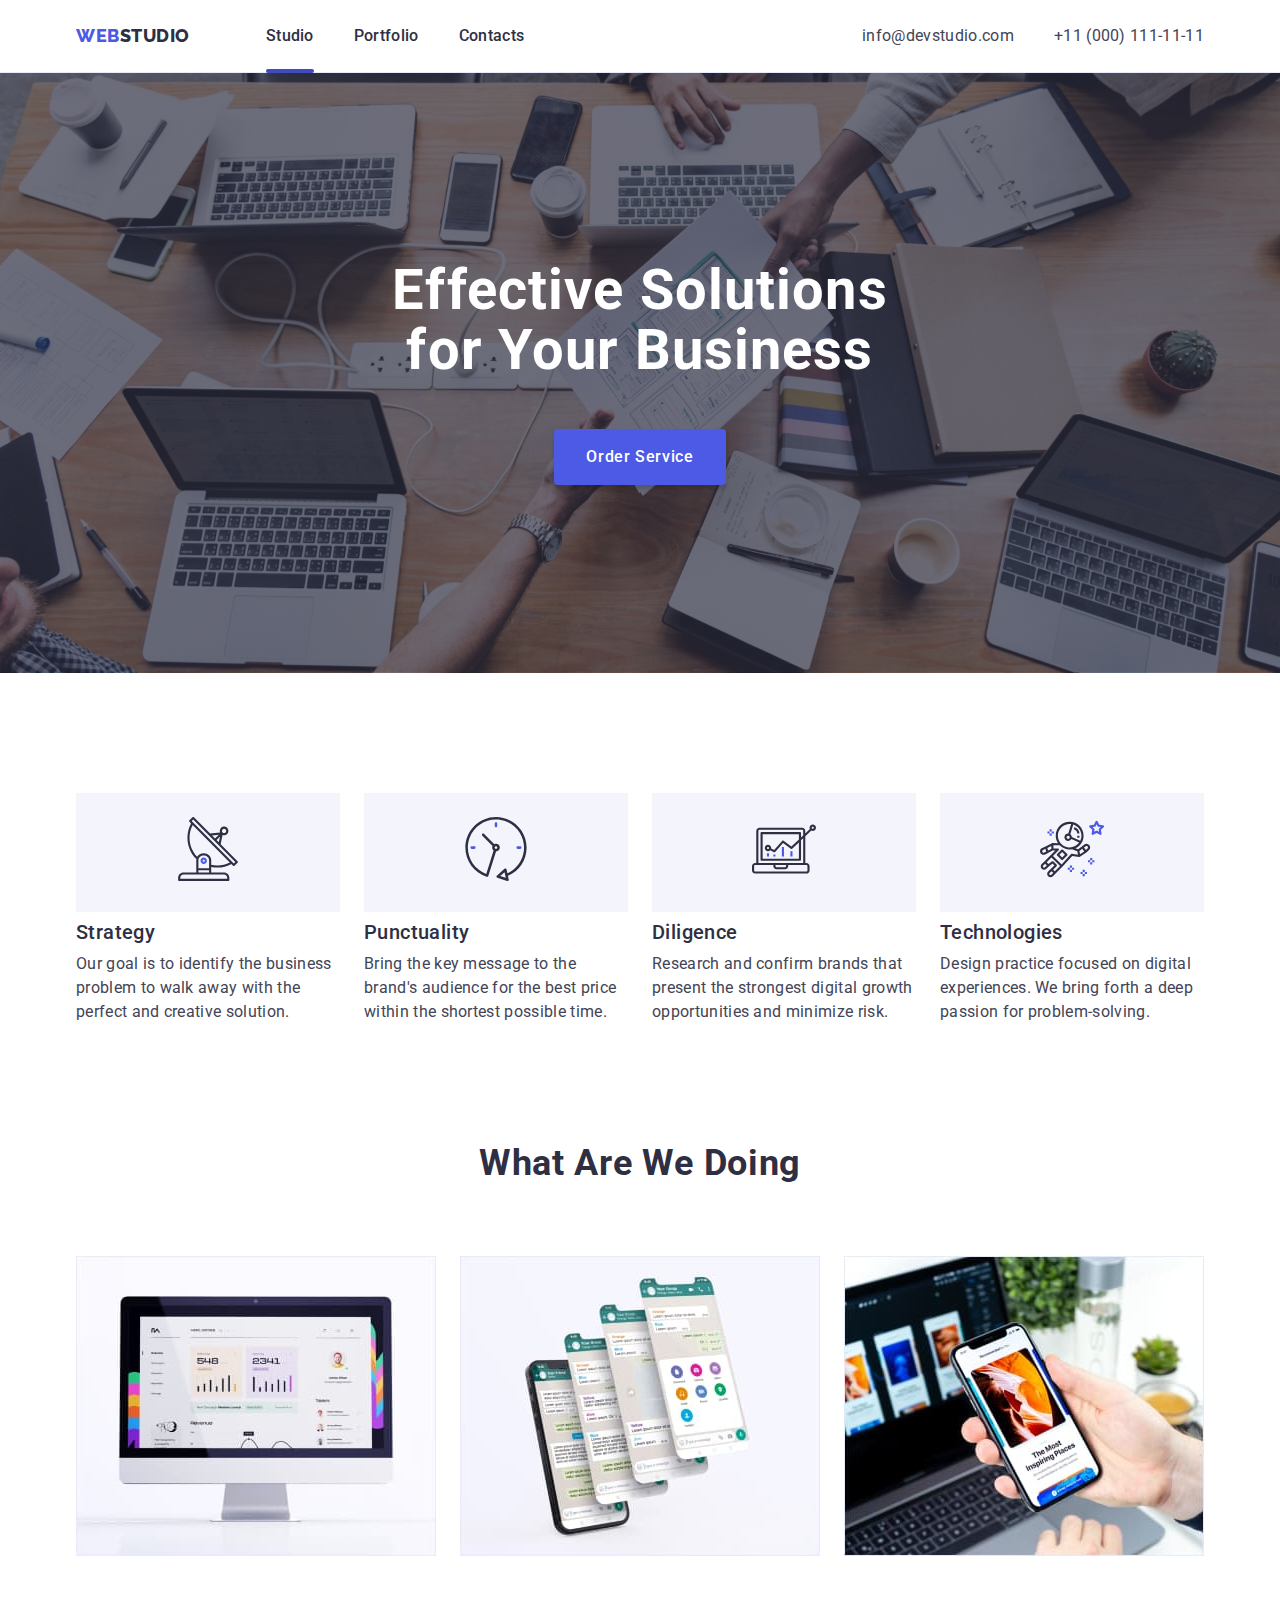
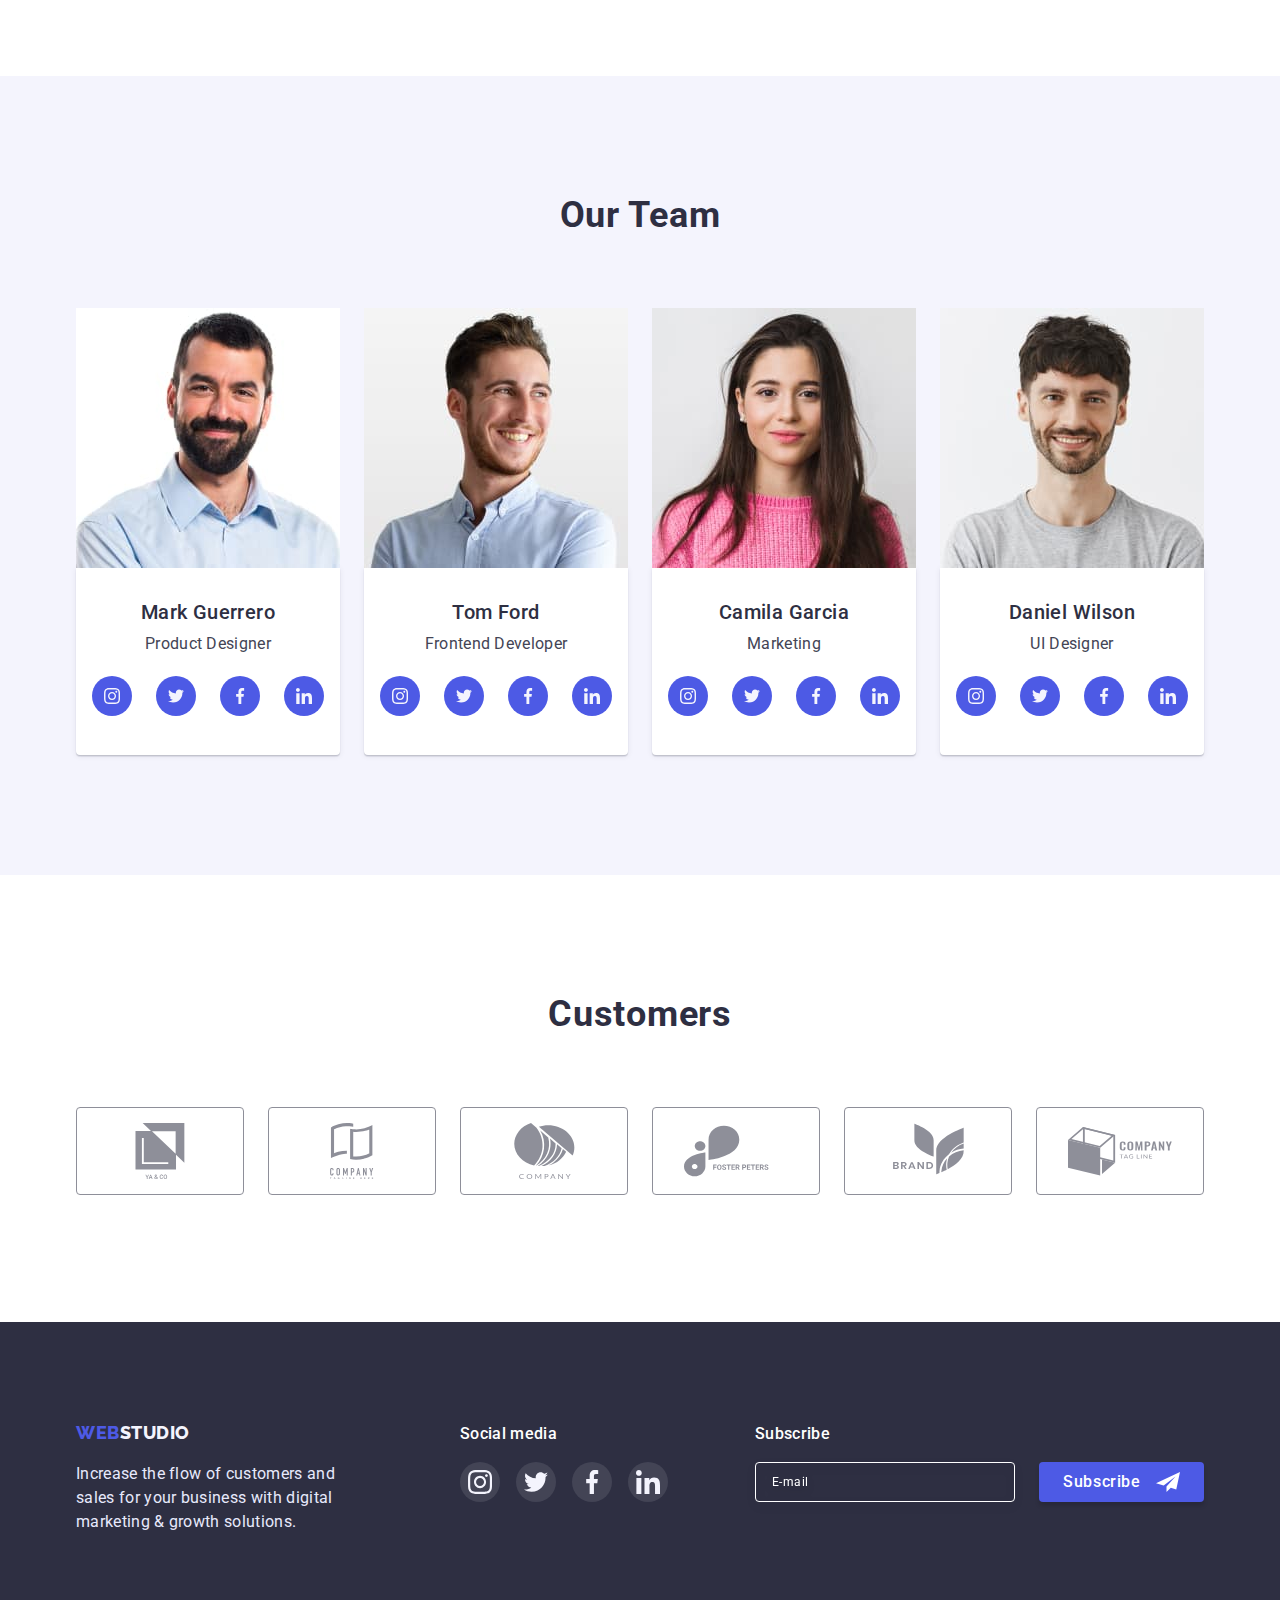
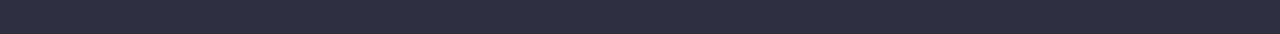
<file: index.html>
<!DOCTYPE html>
<html lang="en">
  <head>
    <meta charset="UTF-8" />
    <meta http-equiv="X-UA-Compatible" content="IE=edge" />
    <meta name="viewport" content="width=device-width, initial-scale=1.0" />
    <title>WebStudio</title>
    <link rel="preconnect" href="https://fonts.googleapis.com" />
    <link rel="preconnect" href="https://fonts.gstatic.com" crossorigin />
    <link
      href="https://fonts.googleapis.com/css2?family=Raleway:wght@800&family=Roboto:wght@400;500;700;900&display=swap"
      rel="stylesheet"
    />
    <link
      rel="stylesheet"
      href="https://cdn.jsdelivr.net/npm/modern-normalize@1.1.0/modern-normalize.css"
    />
    <link rel="stylesheet" href="./css/styles.css" />
  </head>
  <body>
    <!-- -----------------------HEADER -->
    <header class="header-size">
      <div class="container had-flex">
        <nav class="navigation">
          <!-- -------------logo -->
          <a class="logo link" href="./index.html"
            >Web<span class="logo-studio">Studio</span></a
          >
          <!-- ----------------menu -->
          <ul class="list flex-menu">
            <li class="flex-menu-item">
              <a class="link link-menu link-active" href="./index.html"
                >Studio</a
              >
            </li>
            <li class="flex-menu-item">
              <a class="link link-menu" href="./portfolio.html">Portfolio</a>
            </li>
            <li class="flex-menu-item">
              <a class="link link-menu" href="">Contacts</a>
            </li>
          </ul>
        </nav>
        <!-- ---------contacts-address -->
        <address class="addres-contact">
          <ul class="list contact-flex-menu">
            <li class="flex-address-item">
              <a class="link link-contact" href="mailto:info@devstudio.com"
                >info@devstudio.com</a
              >
            </li>
            <li class="flex-address-item">
              <a class="link link-contact" href="tel:+110001111111"
                >+11 (000) 111-11-11</a
              >
            </li>
          </ul>
        </address>
      </div>
    </header>
    <main>
      <!-- --------------------------BODY -->
      <!-- ---------------hero -->
      <section class="hero-section">
        <div class="container">
          <h1 class="hi-title">Effective Solutions for Your Business</h1>
          <button data-modal-open type="button" class="btn">
            Order Service
          </button>
        </div>
      </section>
      <!-- --------------about -->
      <section class="about-section">
        <div class="container">
          <h2 class="h-hide">About</h2>
          <ul class="list about-flex-container">
            <li class="about-list-item">
              <div class="about-block-item">
                <svg class="about-icon" width="64px" height="64px">
                  <use href="./images/icons.svg#icon-antenna-1"></use>
                </svg>
              </div>
              <h3 class="hiii-title">Strategy</h3>
              <p class="p-title">
                Our goal is to identify the business problem to walk away with
                the perfect and creative solution.
              </p>
            </li>

            <li class="about-list-item">
              <div class="about-block-item">
                <svg class="about-icon" width="64px" height="64px">
                  <use href="./images/icons.svg#icon-clock-1"></use>
                </svg>
              </div>
              <h3 class="hiii-title">Punctuality</h3>
              <p class="p-title">
                Bring the key message to the brand's audience for the best price
                within the shortest possible time.
              </p>
            </li>

            <li class="about-list-item">
              <div class="about-block-item">
                <svg class="about-icon" width="64px" height="64px">
                  <use href="./images/icons.svg#icon-diagram-1"></use>
                </svg>
              </div>
              <h3 class="hiii-title">Diligence</h3>
              <p class="p-title">
                Research and confirm brands that present the strongest digital
                growth opportunities and minimize risk.
              </p>
            </li>

            <li class="about-list-item">
              <div class="about-block-item">
                <svg class="about-icon" width="64px" height="64px">
                  <use href="./images/icons.svg#icon-astronaut-1"></use>
                </svg>
              </div>
              <h3 class="hiii-title">Technologies</h3>
              <p class="p-title">
                Design practice focused on digital experiences. We bring forth a
                deep passion for problem-solving.
              </p>
            </li>
          </ul>
        </div>
      </section>
      <!-- ------------what are we going -->
      <section class="what-going section">
        <div class="container">
          <h2 class="hii-title">What are we doing</h2>
          <ul class="list what-doing-flex">
            <li class="li-what-goin">
              <img src="./images/img01.jpg" alt="pc" width="360" />
            </li>

            <li class="li-what-goin">
              <img src="./images/img02.jpg" alt="mobile" width="360" />
            </li>

            <li class="li-what-goin">
              <img src="./images/img03.jpg" alt="design" width="360" />
            </li>
          </ul>
        </div>
      </section>
      <!-- ---------------team -->
      <section class="team-section section">
        <div class="container">
          <h2 class="hii-title">Our Team</h2>

          <ul class="list team-flex-menu">
            <li class="team-card">
              <img src="./images/img1.jpg" alt="Mark Guerrero" width="264" />
              <div class="team-card-item">
                <h3 class="hiii-title">Mark Guerrero</h3>
                <p class="p-title">Product Designer</p>

                <ul class="team-social-block list">
                  <li class="team-social-li">
                    <a class="team-social-link" href="">
                      <svg class="tean-social-icon" width="16px" height="16px">
                        <use
                          href="./images/icons.svg#icon-instagram-2"
                        ></use></svg
                    ></a>
                  </li>

                  <li class="team-social-li">
                    <a class="team-social-link" href="">
                      <svg class="tean-social-icon" width="16px" height="16px">
                        <use
                          href="./images/icons.svg#icon-twitter-1"
                        ></use></svg
                    ></a>
                  </li>

                  <li class="team-social-li">
                    <a class="team-social-link" href="">
                      <svg class="tean-social-icon" width="16px" height="16px">
                        <use
                          href="./images/icons.svg#icon-facebook-1"
                        ></use></svg
                    ></a>
                  </li>

                  <li class="team-social-li">
                    <a class="team-social-link" href="">
                      <svg class="tean-social-icon" width="16px" height="16px">
                        <use
                          href="./images/icons.svg#icon-linkedin-1"
                        ></use></svg
                    ></a>
                  </li>
                </ul>
              </div>
            </li>
            <li class="team-card">
              <img src="./images/img2.jpg" alt="Tom Ford" width="264" />
              <div class="team-card-item">
                <h3 class="hiii-title">Tom Ford</h3>
                <p class="p-title">Frontend Developer</p>
                <ul class="team-social-block list">
                  <li class="team-social-li">
                    <a class="team-social-link" href="">
                      <svg class="tean-social-icon" width="16px" height="16px">
                        <use
                          href="./images/icons.svg#icon-instagram-2"
                        ></use></svg
                    ></a>
                  </li>

                  <li class="team-social-li">
                    <a class="team-social-link" href="">
                      <svg class="tean-social-icon" width="16px" height="16px">
                        <use
                          href="./images/icons.svg#icon-twitter-1"
                        ></use></svg
                    ></a>
                  </li>

                  <li class="team-social-li">
                    <a class="team-social-link" href="">
                      <svg class="tean-social-icon" width="16px" height="16px">
                        <use
                          href="./images/icons.svg#icon-facebook-1"
                        ></use></svg
                    ></a>
                  </li>

                  <li class="team-social-li">
                    <a class="team-social-link" href="">
                      <svg class="tean-social-icon" width="16px" height="16px">
                        <use
                          href="./images/icons.svg#icon-linkedin-1"
                        ></use></svg
                    ></a>
                  </li>
                </ul>
              </div>
            </li>
            <li class="team-card">
              <img src="./images/img3.jpg" alt="Camila Garcia" width="264" />
              <div class="team-card-item">
                <h3 class="hiii-title">Camila Garcia</h3>
                <p class="p-title">Marketing</p>
                <ul class="team-social-block list">
                  <li class="team-social-li">
                    <a class="team-social-link" href="">
                      <svg class="tean-social-icon" width="16px" height="16px">
                        <use
                          href="./images/icons.svg#icon-instagram-2"
                        ></use></svg
                    ></a>
                  </li>

                  <li class="team-social-li">
                    <a class="team-social-link" href="">
                      <svg class="tean-social-icon" width="16px" height="16px">
                        <use
                          href="./images/icons.svg#icon-twitter-1"
                        ></use></svg
                    ></a>
                  </li>

                  <li class="team-social-li">
                    <a class="team-social-link" href="">
                      <svg class="tean-social-icon" width="16px" height="16px">
                        <use
                          href="./images/icons.svg#icon-facebook-1"
                        ></use></svg
                    ></a>
                  </li>

                  <li class="team-social-li">
                    <a class="team-social-link" href="">
                      <svg class="tean-social-icon" width="16px" height="16px">
                        <use
                          href="./images/icons.svg#icon-linkedin-1"
                        ></use></svg
                    ></a>
                  </li>
                </ul>
              </div>
            </li>
            <li class="team-card">
              <img src="./images/img4.jpg" alt="Daniel Wilson" width="264" />
              <div class="team-card-item">
                <h3 class="hiii-title">Daniel Wilson</h3>
                <p class="p-title">UI Designer</p>
                <ul class="team-social-block list">
                  <li class="team-social-li">
                    <a class="team-social-link" href="">
                      <svg class="tean-social-icon" width="16px" height="16px">
                        <use
                          href="./images/icons.svg#icon-instagram-2"
                        ></use></svg
                    ></a>
                  </li>

                  <li class="team-social-li">
                    <a class="team-social-link" href="">
                      <svg class="tean-social-icon" width="16px" height="16px">
                        <use
                          href="./images/icons.svg#icon-twitter-1"
                        ></use></svg
                    ></a>
                  </li>

                  <li class="team-social-li">
                    <a class="team-social-link" href="">
                      <svg class="tean-social-icon" width="16px" height="16px">
                        <use
                          href="./images/icons.svg#icon-facebook-1"
                        ></use></svg
                    ></a>
                  </li>

                  <li class="team-social-li">
                    <a class="team-social-link" href="">
                      <svg class="tean-social-icon" width="16px" height="16px">
                        <use
                          href="./images/icons.svg#icon-linkedin-1"
                        ></use></svg
                    ></a>
                  </li>
                </ul>
              </div>
            </li>
          </ul>
        </div>
      </section>
      <!-- -------------------------customers -->

      <section class="section">
        <div class="container">
          <h2 class="hii-title">Customers</h2>
          <ul class="customers-block list">
            <li class="customers-li">
              <a class="customers-link" href="">
                <svg class="customers-icon">
                  <use href="./images/icons.svg#icon-group"></use></svg
              ></a>
            </li>

            <li class="customers-li">
              <a class="customers-link" href="">
                <svg class="customers-icon">
                  <use href="./images/icons.svg#icon-group2"></use></svg
              ></a>
            </li>

            <li class="customers-li">
              <a class="customers-link" href="">
                <svg class="customers-icon">
                  <use href="./images/icons.svg#icon-group3"></use></svg
              ></a>
            </li>

            <li class="customers-li">
              <a class="customers-link" href="">
                <svg class="customers-icon">
                  <use href="./images/icons.svg#icon-group4"></use></svg
              ></a>
            </li>

            <li class="customers-li">
              <a class="customers-link" href="">
                <svg class="customers-icon">
                  <use href="./images/icons.svg#icon-group5"></use></svg
              ></a>
            </li>

            <li class="customers-li">
              <a class="customers-link" href="">
                <svg class="customers-icon">
                  <use href="./images/icons.svg#icon-group6"></use></svg
              ></a>
            </li>
          </ul>
        </div>
      </section>
    </main>
    <!-- -----------------------FOOTER -->
    <footer class="footer-section">
      <div class="container foot-flex">
        <div>
          <a class="link logo" href="./index.html"
            >Web<span class="logo-footer">Studio</span></a
          >
          <p class="foot-info">
            Increase the flow of customers and sales for your business with
            digital marketing & growth solutions.
          </p>
        </div>
        <!-- -----------------social media -->
        <div class="social-media-foot">
          <h4 class="hiv-title">Social media</h4>
          <ul class="social-media-list list">
            <li class="foot-social-li">
              <a class="foot-social-link" href="">
                <svg class="foot-social-icon" width="24px" height="24px">
                  <use href="./images/icons.svg#icon-instagram-2"></use></svg
              ></a>
            </li>

            <li class="foot-social-li">
              <a class="foot-social-link" href="">
                <svg class="foot-social-icon" width="24px" height="24px">
                  <use href="./images/icons.svg#icon-twitter-1"></use></svg
              ></a>
            </li>

            <li class="foot-social-li">
              <a class="foot-social-link" href="">
                <svg class="foot-social-icon" width="24px" height="24px">
                  <use href="./images/icons.svg#icon-facebook-1"></use></svg
              ></a>
            </li>

            <li class="foot-social-li">
              <a class="foot-social-link" href="">
                <svg class="foot-social-icon" width="24px" height="24px">
                  <use href="./images/icons.svg#icon-linkedin-1"></use></svg
              ></a>
            </li>
          </ul>
        </div>
        <!-- --------------------------------form foot -->
        <div class="forma">
          <h4 class="hiv-title">Subscribe</h4>
          <div class="foot-btb-text">
            <label for="mail">
              <input
                class="subscribe-input"
                type="email"
                name="mail"
                id="mail"
                placeholder="E-mail"
              />
            </label>
            <button class="subscribe-btn" type="submit">
              <span class="foot-btb">Subscribe</span>
              <svg class="foot-btb-icon" width="24px" height="24px">
                <use href="./images/icons.svg#icon-frame-btn"></use>
              </svg>
            </button>
          </div>
        </div>
        <!-- -------------------form foot -->
      </div>
    </footer>
    <!-- ---------------------------MADAL -->
    <div class="backdrop is-hidden" data-modal>
      <div class="modal">
        <button class="btn-close" data-modal-close>
          <svg class="close-icon" width="8px" height="8px">
            <use href="./images/icons.svg#icon-close"></use>
          </svg>
        </button>
        <div class="form-section form-text">
          <h4 class="h-form-title">
            Leave your contacts and we will call you back
          </h4>

          <form class="madal-form js-speaker-form">
            <span class="form-lable">Name</span>
            <label for="name" class="form-field">
              <input type="text" class="form-input" name="name" id="name" />
              <svg class="name-svg" width="12px" height="12px">
                <use href="./images/icons.svg#person"></use></svg
            ></label>

            <span class="form-lable">Phone</span>
            <label for="tel" class="form-field">
              <input type="tel" class="form-input" name="tel" id="tel" />
              <svg class="name-svg" width="13px" height="13px">
                <use href="./images/icons.svg#phone"></use></svg
            ></label>

            <span class="form-lable">Email</span>
            <label for="email" class="form-field">
              <input type="email" class="form-input" name="email" id="email" />
              <svg class="name-svg" width="15px" height="12px">
                <use href="./images/icons.svg#icon-Vector-mail-1"></use></svg
            ></label>

            <span class="form-lable">Comment</span>
            <label for="comment" class="form-field">
              <textarea
                class="textarea-modal"
                name="comment"
                id="comment"
                rows="7"
                placeholder="Text input"
              ></textarea>
            </label>

            <label for="policy" class="check-policy">
              <input
                class="checkbox"
                type="checkbox"
                name="policy"
                id="policy"
              />
              <span class="check-icon"></span>
              <span class="check-label"
                >I accept the terms and conditions of the
                <a href="#" class="privacy-policy">Privacy Policy</a>
              </span></label
            >

            <button class="madal-sub-bnb h-form-title" type="submit">
              Send
            </button>
          </form>
        </div>
      </div>
    </div>
    <script src="./js/modal.js"></script>
    <!-- ----------------scrpt demo -->
    <script>
      (() => {
        document
          .querySelector(".js-speaker-form")
          .addEventListener("submit", (e) => {
            e.preventDefault();
            new FormData(e.currentTarget).forEach((value, name) =>
              console.log(`${name}: ${value}`)
            );
          });
      })();
    </script>
    <!-- demo scrpt -->
  </body>
</html>
</file>
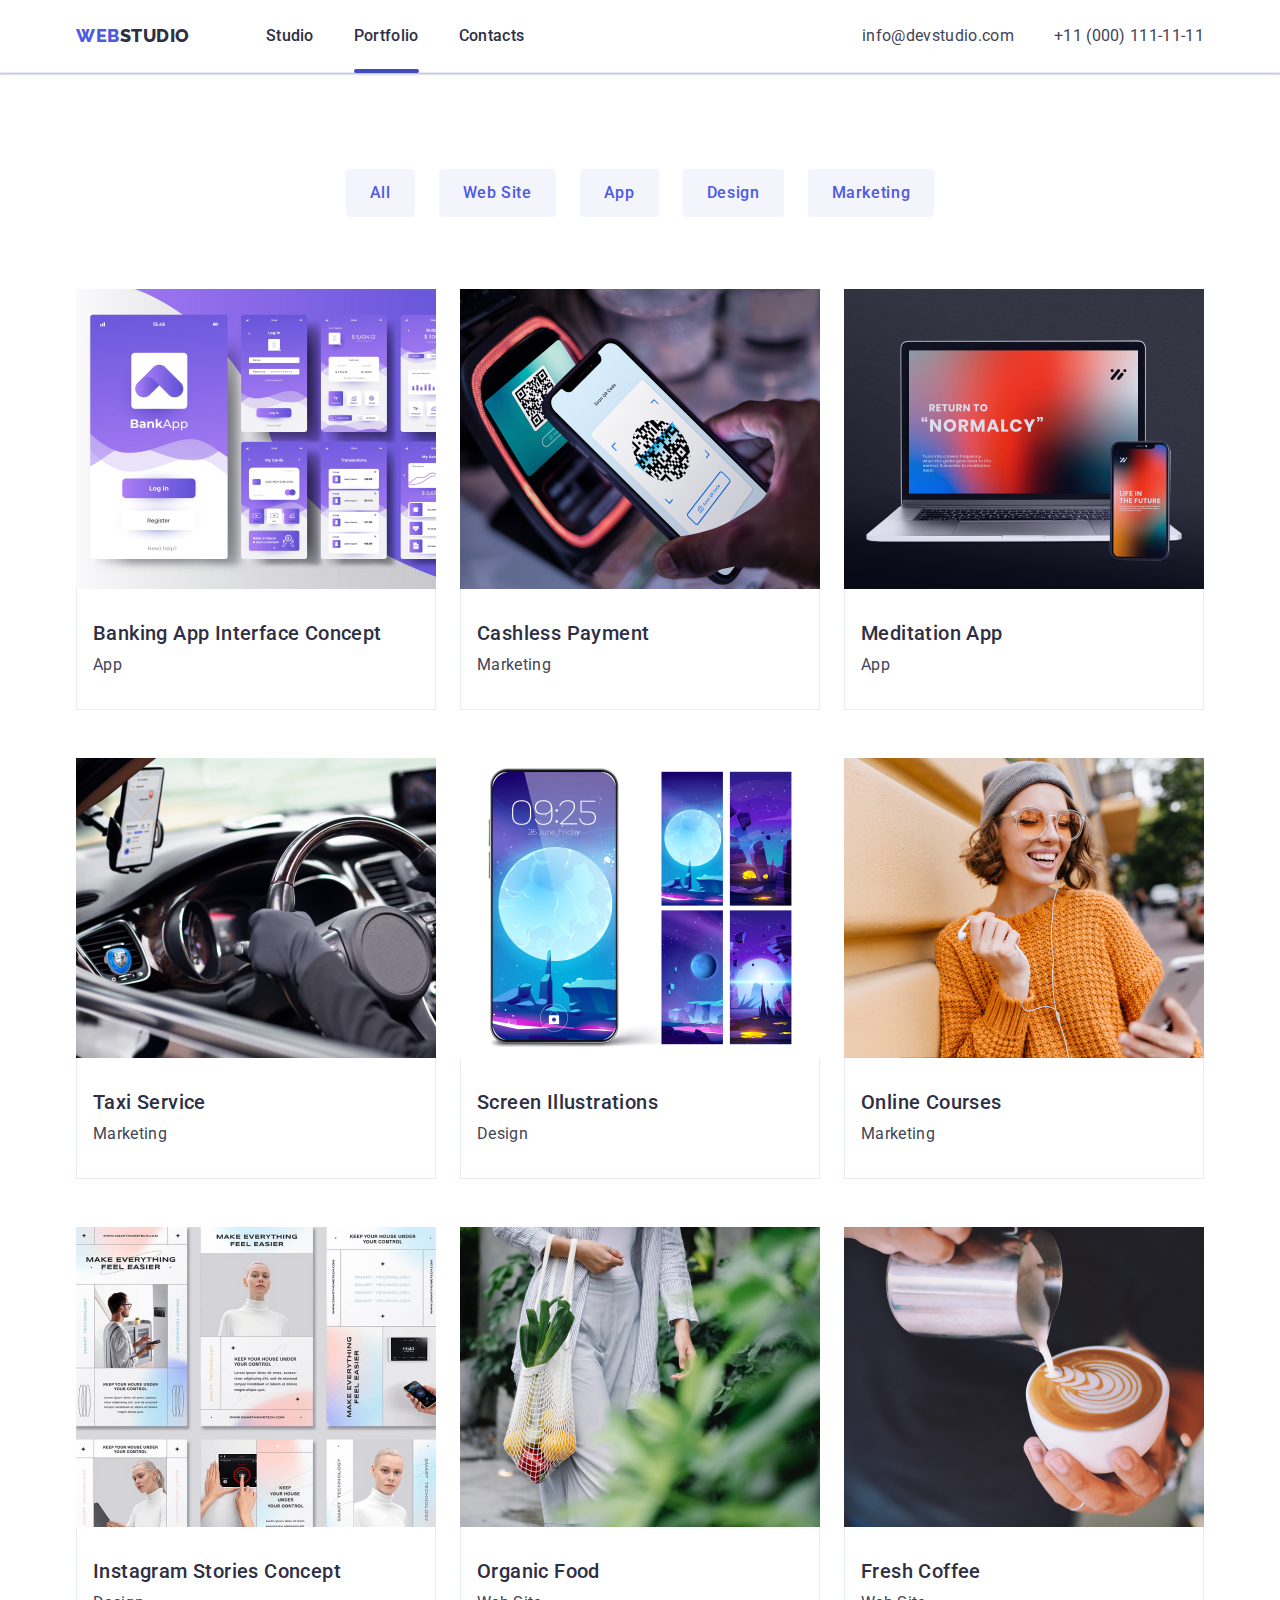
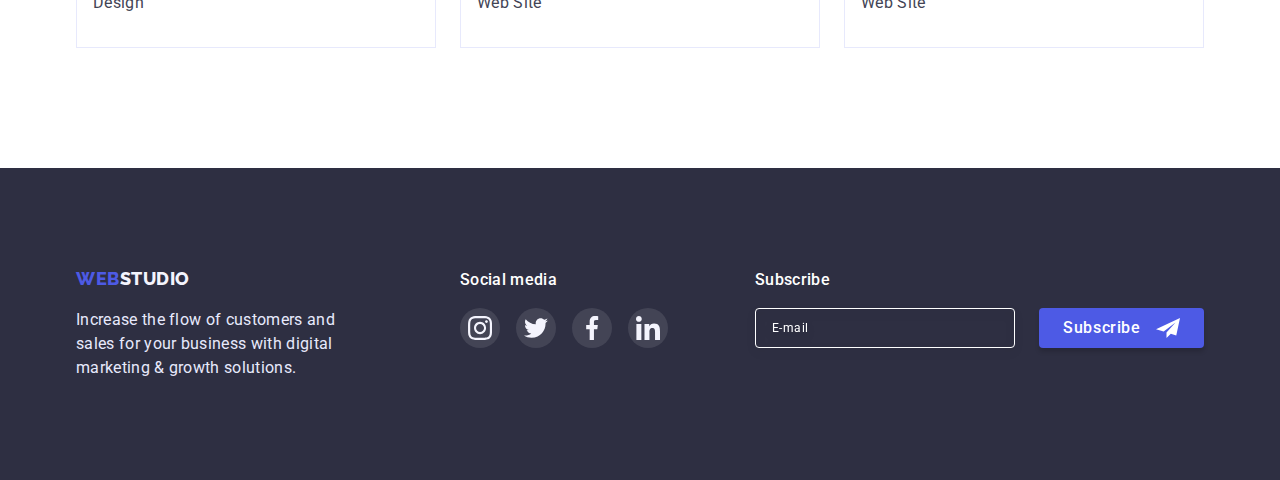
<file: portfolio.html>
<!DOCTYPE html>
<html lang="en">
  <head>
    <meta charset="UTF-8" />
    <meta http-equiv="X-UA-Compatible" content="IE=edge" />
    <meta name="viewport" content="width=device-width, initial-scale=1.0" />
    <title>Portfolio</title>
    <link rel="preconnect" href="https://fonts.googleapis.com" />
    <link rel="preconnect" href="https://fonts.gstatic.com" crossorigin />
    <link
      href="https://fonts.googleapis.com/css2?family=Raleway:wght@800&family=Roboto:wght@400;500;700;900&display=swap"
      rel="stylesheet"
    />
    <link
      rel="stylesheet"
      href="https://cdn.jsdelivr.net/npm/modern-normalize@1.1.0/modern-normalize.css"
    />
    <link rel="stylesheet" href="./css/styles.css" />
  </head>
  <body>
    <!-- -----------------------HEADER -->
    <header class="header-size">
      <div class="container had-flex">
        <nav class="navigation">
          <!-- -------------logo -->
          <a class="logo link" href="./index.html"
            >Web<span class="logo-studio">Studio</span></a
          >
          <!-- ----------------menu -->
          <ul class="list flex-menu">
            <li class="flex-menu-item">
              <a class="link link-menu" href="./index.html">Studio</a>
            </li>
            <li class="flex-menu-item">
              <a class="link link-menu link-active" href="./portfolio.html"
                >Portfolio</a
              >
            </li>
            <li class="flex-menu-item">
              <a class="link link-menu" href="">Contacts</a>
            </li>
          </ul>
        </nav>
        <!-- ---------contacts-address -->
        <address class="addres-contact">
          <ul class="list contact-flex-menu">
            <li class="flex-address-item">
              <a class="link link-contact" href="mailto:info@devstudio.com"
                >info@devstudio.com</a
              >
            </li>
            <li class="flex-address-item">
              <a class="link link-contact" href="tel:+110001111111"
                >+11 (000) 111-11-11</a
              >
            </li>
          </ul>
        </address>
      </div>
    </header>
    <!-- ------------------------------MAIN -->
    <main>
      <section class="filter-btn-section">
        <div class="container">
          <h1 class="h-hide">portfolio-filter</h1>
          <ul class="list btn-list">
            <li class="portf-li-btn">
              <button type="button" class="fltr-btn">All</button>
            </li>
            <li class="portf-li-btn">
              <button type="button" class="fltr-btn">Web Site</button>
            </li>
            <li class="portf-li-btn">
              <button type="button" class="fltr-btn">App</button>
            </li>
            <li class="portf-li-btn">
              <button type="button" class="fltr-btn">Design</button>
            </li>
            <li class="portf-li-btn">
              <button type="button" class="fltr-btn">Marketing</button>
            </li>
          </ul>
        </div>

        <!-- --------------------------------content for filter -->
        <div class="container portf-content-section">
          <ul class="list filter-content-ul">
            <li class="filter-content">
              <a class="link content-link" href="">
                <div class="item-thumb">
                  <img
                    src="./images/portfolio/img.jpg"
                    alt="terminal"
                    width="360"
                    height="300"
                  />
                  <p class="content-thumb">
                    Lorem ipsum dolor sit amet consectetur adipisicing elit.
                    Necessitatibus perspiciatis omnis sequi et temporibus,
                    repellat laborum distinctio voluptates, nobis nostrum illum,
                    voluptatum deleniti deserunt impedit magni laudantium. Est,
                    reprehenderit. Nihil?
                  </p>
                </div>

                <div class="filter-content-item">
                  <h2 class="hiii-title">Banking App Interface Concept</h2>
                  <p class="p-title">App</p>
                </div>
              </a>
            </li>

            <li class="filter-content">
              <a class="link content-link" href="">
                <div class="item-thumb">
                  <img
                    src="./images/portfolio/img1.jpg"
                    alt="terminal"
                    width="360"
                    height="300"
                  />
                  <p class="content-thumb">
                    Lorem ipsum dolor sit amet consectetur adipisicing elit.
                    Necessitatibus perspiciatis omnis sequi et temporibus,
                    repellat laborum distinctio voluptates, nobis nostrum illum,
                    voluptatum deleniti deserunt impedit magni laudantium. Est,
                    reprehenderit. Nihil?
                  </p>
                </div>
                <div class="filter-content-item">
                  <h2 class="hiii-title">Cashless Payment</h2>
                  <p class="p-title">Marketing</p>
                </div>
              </a>
            </li>

            <li class="filter-content">
              <a class="link content-link" href="">
                <div class="item-thumb">
                  <img
                    src="./images/portfolio/img2.jpg"
                    alt="terminal"
                    width="360"
                    height="300"
                  />
                  <p class="content-thumb">
                    Lorem ipsum dolor sit amet consectetur adipisicing elit.
                    Necessitatibus perspiciatis omnis sequi et temporibus,
                    repellat laborum distinctio voluptates, nobis nostrum illum,
                    voluptatum deleniti deserunt impedit magni laudantium. Est,
                    reprehenderit. Nihil?
                  </p>
                </div>
                <div class="filter-content-item">
                  <h2 class="hiii-title">Meditation App</h2>
                  <p class="p-title">App</p>
                </div>
              </a>
            </li>

            <li class="filter-content">
              <a class="link content-link" href="">
                <div class="item-thumb">
                  <img
                    src="./images/portfolio/img3.jpg"
                    alt="terminal"
                    width="360"
                    height="300"
                  />
                  <p class="content-thumb">
                    Lorem ipsum dolor sit amet consectetur adipisicing elit.
                    Necessitatibus perspiciatis omnis sequi et temporibus,
                    repellat laborum distinctio voluptates, nobis nostrum illum,
                    voluptatum deleniti deserunt impedit magni laudantium. Est,
                    reprehenderit. Nihil?
                  </p>
                </div>
                <div class="filter-content-item">
                  <h2 class="hiii-title">Taxi Service</h2>
                  <p class="p-title">Marketing</p>
                </div>
              </a>
            </li>

            <li class="filter-content">
              <a class="link content-link" href="">
                <div class="item-thumb">
                  <img
                    src="./images/portfolio/img4.jpg"
                    alt="terminal"
                    width="360"
                    height="300"
                  />
                  <p class="content-thumb">
                    Lorem ipsum dolor sit amet consectetur adipisicing elit.
                    Necessitatibus perspiciatis omnis sequi et temporibus,
                    repellat laborum distinctio voluptates, nobis nostrum illum,
                    voluptatum deleniti deserunt impedit magni laudantium. Est,
                    reprehenderit. Nihil?
                  </p>
                </div>
                <div class="filter-content-item">
                  <h2 class="hiii-title">Screen Illustrations</h2>
                  <p class="p-title">Design</p>
                </div>
              </a>
            </li>

            <li class="filter-content">
              <a class="link content-link" href="">
                <div class="item-thumb">
                  <img
                    src="./images/portfolio/img5.jpg"
                    alt="terminal"
                    width="360"
                    height="300"
                  />
                  <p class="content-thumb">
                    Lorem ipsum dolor sit amet consectetur adipisicing elit.
                    Necessitatibus perspiciatis omnis sequi et temporibus,
                    repellat laborum distinctio voluptates, nobis nostrum illum,
                    voluptatum deleniti deserunt impedit magni laudantium. Est,
                    reprehenderit. Nihil?
                  </p>
                </div>
                <div class="filter-content-item">
                  <h2 class="hiii-title">Online Courses</h2>
                  <p class="p-title">Marketing</p>
                </div>
              </a>
            </li>

            <li class="filter-content">
              <a class="link content-link" href="">
                <div class="item-thumb">
                  <img
                    src="./images/portfolio/img6.jpg"
                    alt="terminal"
                    width="360"
                    height="300"
                  />
                  <p class="content-thumb">
                    Lorem ipsum dolor sit amet consectetur adipisicing elit.
                    Necessitatibus perspiciatis omnis sequi et temporibus,
                    repellat laborum distinctio voluptates, nobis nostrum illum,
                    voluptatum deleniti deserunt impedit magni laudantium. Est,
                    reprehenderit. Nihil?
                  </p>
                </div>
                <div class="filter-content-item">
                  <h2 class="hiii-title">Instagram Stories Concept</h2>
                  <p class="p-title">Design</p>
                </div>
              </a>
            </li>

            <li class="filter-content">
              <a class="link content-link" href="">
                <div class="item-thumb">
                  <img
                    src="./images/portfolio/img7.jpg"
                    alt="terminal"
                    width="360"
                    height="300"
                  />
                  <p class="content-thumb">
                    Lorem ipsum dolor sit amet consectetur adipisicing elit.
                    Necessitatibus perspiciatis omnis sequi et temporibus,
                    repellat laborum distinctio voluptates, nobis nostrum illum,
                    voluptatum deleniti deserunt impedit magni laudantium. Est,
                    reprehenderit. Nihil?
                  </p>
                </div>
                <div class="filter-content-item">
                  <h2 class="hiii-title">Organic Food</h2>
                  <p class="p-title">Web Site</p>
                </div>
              </a>
            </li>

            <li class="filter-content">
              <a class="link content-link" href="">
                <div class="item-thumb">
                  <img
                    src="./images/portfolio/img8.jpg"
                    alt="terminal"
                    width="360"
                    height="300"
                  />
                  <p class="content-thumb">
                    Lorem ipsum dolor sit amet consectetur adipisicing elit.
                    Necessitatibus perspiciatis omnis sequi et temporibus,
                    repellat laborum distinctio voluptates, nobis nostrum illum,
                    voluptatum deleniti deserunt impedit magni laudantium. Est,
                    reprehenderit. Nihil?
                  </p>
                </div>
                <div class="filter-content-item">
                  <h2 class="hiii-title">Fresh Coffee</h2>
                  <p class="p-title">Web Site</p>
                </div>
              </a>
            </li>
          </ul>
        </div>
      </section>
    </main>
    <!-- -----------------------FOOTER -->
    <footer class="footer-section">
      <div class="container foot-flex">
        <div>
          <a class="link logo" href="./index.html"
            >Web<span class="logo-footer">Studio</span></a
          >
          <p class="foot-info">
            Increase the flow of customers and sales for your business with
            digital marketing & growth solutions.
          </p>
        </div>
        <!-- -----------------social media -->
        <div class="social-media-foot">
          <h4 class="hiv-title">Social media</h4>
          <ul class="social-media-list list">
            <li class="foot-social-li">
              <a class="foot-social-link" href="">
                <svg class="foot-social-icon" width="24px" height="24px">
                  <use href="./images/icons.svg#icon-instagram-2"></use></svg
              ></a>
            </li>

            <li class="foot-social-li">
              <a class="foot-social-link" href="">
                <svg class="foot-social-icon" width="24px" height="24px">
                  <use href="./images/icons.svg#icon-twitter-1"></use></svg
              ></a>
            </li>

            <li class="foot-social-li">
              <a class="foot-social-link" href="">
                <svg class="foot-social-icon" width="24px" height="24px">
                  <use href="./images/icons.svg#icon-facebook-1"></use></svg
              ></a>
            </li>

            <li class="foot-social-li">
              <a class="foot-social-link" href="">
                <svg class="foot-social-icon" width="24px" height="24px">
                  <use href="./images/icons.svg#icon-linkedin-1"></use></svg
              ></a>
            </li>
          </ul>
        </div>
        <!-- --------------------------------form foot -->
        <div class="forma">
          <h4 class="hiv-title">Subscribe</h4>
          <div class="foot-btb-text">
            <label for="mail">
              <input
                class="subscribe-input"
                type="email"
                name="mail"
                id="mail"
                placeholder="E-mail"
              />
            </label>
            <button class="subscribe-btn" type="submit">
              <span class="foot-btb">Subscribe</span>
              <svg class="foot-btb-icon" width="24px" height="24px">
                <use href="./images/icons.svg#icon-frame-btn"></use>
              </svg>
            </button>
          </div>
        </div>
        <!-- -------------------form foot -->
      </div>
    </footer>
  </body>
</html>
</file>
<file: css/styles.css>
:root {
  /* Primary Brand  */
  --iris: #4d5ae5;

  /* Pressed state */
  --ocean: #404bbf;

  /* Dark */
  --navy-blue: #2e2f42;

  /* Text */
  --slate: #434455;

  /* Subtle Text*/
  --light-slate: #8e8f99;

  /* Accent */
  --cornflower: #e7e9fc;

  /* Light */
  --cloud: #f4f4fd;

  /* Modal overlay */
  --navy-blue-modal: #2e2f42;

  /* Success */
  --green: #31d0aa;

  /* background  */
  --white-color: #ffffff;

  /* Modal background  */
  --dairy: #fcfcfc;
}
h1,
h2,
h3,
h4,
p {
  margin-top: 0;
  margin-bottom: 0;
}
ul,
ol {
  margin-top: 0;
  margin-bottom: 0;
  padding-left: 0;
}
img {
  display: block;
  max-width: 100%;
  height: auto;
}
.list {
  list-style: none;
}
.link {
  text-decoration: none;
}
body {
  background-color: var(--white-color);
  font-family: "Roboto", sans-serif;
  font-style: normal;
  font-weight: 400;
  font-size: 16px;
  line-height: 1.5;
  letter-spacing: 0.02em;
  color: var(--slate);
}
.section {
  padding-top: 120px;
  padding-bottom: 120px;
}
/*---------------------------- h1-h3, p setting */

.hii-title {
  font-weight: 700;
  font-size: 36px;
  line-height: 1.11;
  letter-spacing: 0.02em;
  text-align: center;
  color: var(--navy-blue);
  text-transform: capitalize;

  margin-bottom: 72px;
}
.h-hide {
  display: none;
}
.hiii-title {
  font-weight: 500;
  font-size: 20px;
  line-height: 1.2;
  color: var(--navy-blue);
  letter-spacing: 0.02em;
  margin-bottom: 8px;
}

.p-title {
  color: var(--slate);
}
/* ul {
  list-style: none;
}
a {
  text-decoration: none;
}
/*---- 
* {
  list-style: none;
  text-decoration: none;
} 
-----*/
/* --------------------HEADER----------------- */
.header-size {
  padding-top: 24px;
  padding-bottom: 24px;
  border-bottom: 1px solid #e7e9fc;
  box-shadow: 0px 2px 1px rgba(46, 47, 66, 0.08),
    0px 1px 1px rgba(46, 47, 66, 0.16), 0px 1px 6px rgba(46, 47, 66, 0.08);
}
.container {
  width: 1158px;
  margin-left: auto;
  margin-right: auto;
  padding-left: 15px;
  padding-right: 15px;
}
.had-flex {
  display: flex;
  align-items: center;
  justify-content: space-between;
}
.navigation {
  display: flex;
  align-items: center;
}

/* -------------------logo */
.logo {
  font-family: "Raleway", sans-serif;
  font-style: normal;
  font-weight: 800;
  font-size: 18px;
  line-height: 1.17;
  color: var(--iris);
  letter-spacing: 0.03em;
  text-transform: uppercase;
  margin-right: 76px;
}
.logo-studio {
  color: var(--navy-blue);
}
.logo-footer {
  font-size: 18px;
  line-height: 1.17;
  color: var(--cloud);
}
.flex-menu {
  display: flex;
  align-items: center;
}
.flex-menu-item:not(:last-child) {
  margin-right: 40px;
}
/* -----------------------navigation-menu */
.link-menu {
  font-size: 16px;
  font-weight: 500;
  line-height: 1.5;
  color: var(--navy-blue);
  position: relative;

  transition-property: color;
  transition-duration: 250ms;
  transition-timing-function: cubic-bezier(0.4, 0, 0.2, 1);
}
.link-active::after {
  content: "";
  display: block;
  width: 100%;
  height: 4px;
  background-color: var(--ocean);
  border-radius: 2px;
  position: absolute;
  left: 0;
  margin-top: 21px;
}

.flex-address-item:not(:last-child) {
  margin-right: 40px;
}

.link-menu:hover,
.link-menu:focus {
  color: var(--ocean);
}
/* ------------------------address */
.addres-contact {
  font-style: normal;
}
.contact-flex-menu {
  display: flex;
  align-items: center;
}
.link-contact {
  color: var(--slate);
  transition-property: color;
  transition-duration: 250ms;
  transition-timing-function: cubic-bezier(0.4, 0, 0.2, 1);
}
.link-contact:hover,
.link-contact:focus {
  color: var(--ocean);
}
/* ----------------------------BODY */
/* -----------hero */

.hi-title {
  font-weight: 700;
  font-size: 56px;
  line-height: 1.07;
  text-align: center;
  color: var(--white-color);
  letter-spacing: 0.02em;
  margin-left: auto;
  margin-right: auto;
  margin-bottom: 48px;
  width: 496px;
}
.hero-section {
  max-width: 1440px;
  background-color: var(--navy-blue);
  margin-left: auto;
  margin-right: auto;
  padding-top: 188px;
  padding-bottom: 188px;

  background-image: linear-gradient(
      to right,
      rgba(46, 47, 66, 0.7),
      rgba(46, 47, 66, 0.7)
    ),
    url(../images/people-office\ 1-min.jpg);
  background-size: cover;
  background-position: center;
  background-repeat: no-repeat;
}
.btn {
  padding-top: 16px;
  padding-bottom: 16px;
  padding-left: 32px;
  padding-right: 32px;
  box-shadow: 0px 4px 4px rgba(0, 0, 0, 0.15);
  border-radius: 4px;
  font-family: "Roboto", sans-serif;
  font-weight: 500;
  font-size: 16px;
  line-height: 1.5;
  color: var(--white-color);
  background-color: var(--iris);
  letter-spacing: 0.04em;
  cursor: pointer;
  display: block;
  margin: auto;
  border: none;

  transition-property: background-color, box-shadow;
  transition-duration: 250ms;
  transition-timing-function: cubic-bezier(0.4, 0, 0.2, 1);
}
.btn:hover,
.btn:focus {
  background: var(--ocean);
  box-shadow: 0px 3px 1px rgba(0, 0, 0, 0.1), 0px 2px 1px rgba(0, 0, 0, 0.08),
    0px 2px 2px rgba(0, 0, 0, 0.12);
}
/* ------------------------about */
.about-section {
  padding-top: 120px;
}

.about-flex-container {
  display: flex;
  /* flex-wrap: wrap; */
  margin-left: -24px;
}

.about-list-item {
  flex-basis: calc(100% / 4-24px);
  margin-left: 24px;
}
.about-block-item {
  padding: 24px 100px;
  margin-bottom: 8px;
  background-color: var(--cloud);
}
.about-icon {
  /* width: 64px;
  height: 64px; */
  justify-content: center;
}

/* ------------what are we doing */
.what-doing-flex {
  display: flex;
  flex-wrap: wrap;
  margin-left: -24px;
}
.li-what-goin {
  flex-basis: calc(100% / 3-24px);
  margin-left: 24px;
}

/* -----------team section */
.team-section {
  background: var(--cloud);
}
.team-flex-menu {
  display: flex;
  flex-wrap: wrap;
  margin-left: -24px;
}
.team-card {
  flex-basis: calc(100% / 4-24px);
  margin-left: 24px;
}
.team-card-item {
  padding-top: 32px;
  padding-bottom: 32px;
  text-align: center;
  background: #ffffff;
  box-shadow: 0px 1px 6px rgba(46, 47, 66, 0.08),
    0px 1px 1px rgba(46, 47, 66, 0.16), 0px 2px 1px rgba(46, 47, 66, 0.08);
  border-radius: 0px 0px 4px 4px;
}
.team-social-block {
  padding-top: 20px;
  padding-left: 16px;
  padding-right: 16px;
  display: flex;
  flex-wrap: wrap;
  margin-left: -24px;
}
.team-social-li {
  flex-basis: calc(100%-4 / 24px);
  margin-left: 24px;
}
.team-social-link {
  position: relative;
  background-color: var(--iris);
  display: inline-block;
  border-radius: 50%;
  width: 40px;
  height: 40px;

  transition-property: background-color;
  transition-duration: 250ms;
  transition-timing-function: cubic-bezier(0.4, 0, 0.2, 1);
}
.team-social-link:hover,
.team-social-link:focus {
  background-color: var(--ocean);
}
.tean-social-icon {
  position: absolute;
  top: 50%;
  left: 50%;
  transform: translate(-50%, -50%);
  fill: var(--cloud);
}
/* ------------------------customers */
.customers-block {
  display: flex;
  /* flex-wrap: wrap; */
  margin-left: -24px;
}
.customers-li {
  flex-basis: calc(100% / 6-24px);
  margin-left: 24px;
}
.customers-link {
  position: relative;
  width: 168px;
  height: 88px;
  border: 1px solid var(--light-slate);
  border-radius: 4px;
  fill: var(--light-slate);
  display: inline-block;
  transition-property: fill;
  transition-duration: 250ms;
  transition-timing-function: cubic-bezier(0.4, 0, 0.2, 1);
}
.customers-icon {
  width: 104px;
  height: 56px;
  position: absolute;
  top: 50%;
  left: 50%;
  transform: translate(-50%, -50%);
}
.customers-link:hover,
.customers-link:focus {
  fill: var(--ocean);
}
/* -------------------------------FOOTER */

.footer-section {
  display: flex;
  background: var(--navy-blue);
  padding-top: 100px;
  padding-bottom: 100px;
}
.foot-flex {
  display: flex;
  justify-content: space-between;
}
.foot-info {
  color: var(--cornflower);
  width: 264px;
  margin-top: 16px;
}
.foot-container {
  width: 264px;
  margin-left: auto;
  margin-right: 120px;
  padding-left: 15px;
  padding-right: 15px;
}
.social-media-foot {
  margin-left: 120px;
}
.social-media-list {
  display: flex;
  flex-wrap: wrap;
  margin-left: -16px;
}
.foot-social-li {
  flex-basis: calc(100% / 4-16px);
  margin-left: 16px;
}
.foot-social-link {
  position: relative;
  display: inline-block;
  background-color: var(--slate);
  border-radius: 50%;
  width: 40px;
  height: 40px;

  transition-property: background-color;
  transition-duration: 250ms;
  transition-timing-function: cubic-bezier(0.4, 0, 0.2, 1);
}
.foot-social-link:hover,
.foot-social-link:focus {
  background-color: var(--green);
}
.foot-social-icon {
  fill: var(--cloud);
  position: absolute;
  top: 50%;
  left: 50%;
  transform: translate(-50%, -50%);
}
/* --------------------------------------------PORTFOLIO */
.filter-btn-section {
  padding-top: 96px;
}
.btn-list {
  display: flex;
  justify-content: center;
  gap: 24px;
}
.fltr-btn {
  font-family: "Roboto", sans-serif;
  font-weight: 500;
  font-size: 16px;
  line-height: 1.5;
  color: var(--iris);
  background-color: var(--cloud);
  border: 1px solid #e7e9fc;
  border-radius: 4px;
  letter-spacing: 0.04em;
  cursor: pointer;
  align-items: center;
  padding: 12px 24px;
  border: none;

  transition-property: color, background-color, box-shadow;
  transition-duration: 250ms;
  transition-timing-function: cubic-bezier(0.4, 0, 0.2, 1);
}

.fltr-btn:hover,
.fltr-btn:focus {
  color: var(--white-color);
  background: var(--ocean);
  box-shadow: 0px 3px 1px rgba(0, 0, 0, 0.1), 0px 2px 1px rgba(0, 0, 0, 0.08),
    0px 2px 2px rgba(0, 0, 0, 0.12);
}
/* -------------------------content */
.portf-content-section {
  margin-top: 72px;
  margin-bottom: 120px;
}
.filter-content-ul {
  display: flex;
  flex-wrap: wrap;
  margin-left: -24px;
  margin-top: -48px;
}
.filter-content {
  flex-basis: calc(100% / 3-24px);
  margin-left: 24px;
  margin-top: 48px;
}
.filter-content-item {
  border-left: 1px solid #e7e9fc;
  border-right: 1px solid #e7e9fc;
  border-bottom: 1px solid #e7e9fc;

  padding-top: 32px;
  padding-bottom: 32px;
  padding-left: 16px;

  box-shadow: none;
  transition-property: box-shadow;
  transition-duration: 250ms;
  transition-timing-function: cubic-bezier(0.4, 0, 0.2, 1);
}
.item-thumb {
  position: relative;
  overflow: hidden;
}

.content-thumb {
  color: var(--cloud);
  position: absolute;
  padding-top: 40px;
  padding-left: 32px;
  padding-right: 32px;
  width: 100%;
  height: 100%;
  background-color: var(--iris);
  top: 0;
  left: 0;

  transform: translateY(100%);
  transition: 250ms;
  transition-timing-function: cubic-bezier(0.4, 0, 0.2, 1);
}
.content-link:hover .content-thumb,
.content-link:focus .content-thumb {
  transform: translateY(0);
}
.content-link:hover .filter-content-item,
.content-link:focus .filter-content-item {
  box-shadow: 0px 1px 6px rgba(46, 47, 66, 0.08),
    0px 1px 1px rgba(46, 47, 66, 0.16), 0px 2px 1px rgba(46, 47, 66, 0.08);
}

/* ---------------------------MADAL */
.backdrop {
  position: fixed;
  top: 0;
  left: 0;
  width: 100%;
  height: 100%;
  background-color: rgba(46, 47, 66, 0.4);
}
.is-hidden {
  opacity: 0;
  pointer-events: none;
}
.modal {
  position: absolute;
  top: 50%;
  left: 50%;
  transform: translate(-50%, -50%);

  min-width: 408px;
  min-height: 576px;

  background-color: var(--dairy);
}
.btn-close {
  position: absolute;
  top: 24px;
  right: 24px;
  padding: 8px;
  width: 24px;
  height: 24px;
  border-radius: 50%;
  border: 1px solid rgba(0, 0, 0, 0.1);
  background-color: var(--cornflower);
  cursor: pointer;
  fill: var(--navy-blue);

  transition-property: background-color, fill;
  transition-duration: 250ms;
  transition-timing-function: cubic-bezier(0.4, 0, 0.2, 1);
}
.close-icon {
  position: absolute;
  top: 50%;
  left: 50%;
  transform: translate(-50%, -50%);
}
.btn-close:hover,
.btn-close:focus {
  background-color: var(--ocean);
  fill: var(--white-color);
}

/* --------------------------------footer FORM----- */
.forma {
  display: block;
  margin-left: auto;
}
.hiv-title {
  font-weight: 500;
  font-size: 16px;
  line-height: 1.5;
  color: var(--white-color);
  letter-spacing: 0.02em;
  margin-bottom: 16px;
}
.subscribe-btn {
  width: 165px;
  height: 40px;
  align-items: center;
  box-shadow: 0px 4px 4px rgba(0, 0, 0, 0.15);
  border-radius: 4px;
  font-family: "Roboto", sans-serif;
  font-weight: 500;
  font-size: 16px;
  line-height: 1.5;
  color: var(--white-color);
  background-color: var(--iris);
  letter-spacing: 0.04em;
  cursor: pointer;
  display: flex;
  justify-content: space-between;
  margin: auto;
  border: none;
  padding-left: 24px;
  padding-right: 24px;

  transition-property: background-color, box-shadow;
  transition-duration: 250ms;
  transition-timing-function: cubic-bezier(0.4, 0, 0.2, 1);
}
.subscribe-btn:hover,
.subscribe-btn:focus {
  background: var(--ocean);
  box-shadow: 0px 3px 1px rgba(0, 0, 0, 0.1), 0px 2px 1px rgba(0, 0, 0, 0.08),
    0px 2px 2px rgba(0, 0, 0, 0.12);
}
.foot-btb-icon {
  display: inline-block;
  align-items: center;
}
.subscribe-input {
  height: 40px;
  width: 260px;
  display: inline-block;
  border: 1px solid #ffffff;
  filter: drop-shadow(0px 4px 4px rgba(0, 0, 0, 0.15));
  border-radius: 4px;
  letter-spacing: 0.04em;
  font-weight: 400;
  font-size: 12px;
  line-height: calc(12px / 24px);
  background-color: transparent;
  padding-left: 16px;
  margin-right: 24px;
  color: var(--white-color);
}
.subscribe-input::placeholder {
  color: var(--white-color);
}

.foot-btb-text {
  display: flex;
  justify-content: flex-end;
}
/* -------------------madal FORM */

.h-form-title {
  font-weight: 500;
  font-size: 16px;
  line-height: 1.5;
  color: var(--navy-blue);
  letter-spacing: 0.02em;
  margin-bottom: 16px;
  text-align: center;
}
.form-section {
  padding-top: 72px;
  padding-left: 24px;
  padding-right: 24px;
  padding-bottom: 24px;
}
.form-text {
  font-weight: 400;
  font-size: 12px;
  line-height: 1.16;
  color: var(--light-slate);
  letter-spacing: 0.01em;
}

.form-field {
  display: flex;
  flex-direction: column;
  position: relative;
  margin-bottom: 8px;
}

.textarea-modal {
  resize: none;
  border: 1px solid #2e2f42;
  border-radius: 4px;
  margin-bottom: 16px;
  padding-top: 8px;
  padding-left: 16px;
  outline: none;

  transition-property: border;
  transition-duration: 250ms;
  transition-timing-function: cubic-bezier(0.4, 0, 0.2, 1);
}
.textarea-modal:focus {
  border-color: var(--iris);
}
textarea::placeholder {
  letter-spacing: 0.04em;
  color: rgba(46, 47, 66, 0.4);
}

.form-input {
  border: 1px solid #2e2f42;
  border-radius: 4px;
  height: 40px;
  padding-left: 38px;
  outline: none;

  transition-property: border;
  transition-duration: 250ms;
  transition-timing-function: cubic-bezier(0.4, 0, 0.2, 1);
}

.name-svg {
  top: 50%;
  left: 19px;
  position: absolute;
  transform: translateY(-50%);

  transition-property: fill;
  transition-duration: 250ms;
  transition-timing-function: cubic-bezier(0.4, 0, 0.2, 1);
}
.form-input:focus + .name-svg,
.form-input:focus {
  fill: var(--iris);
  border-color: var(--iris);
}
.form-lable {
  display: inline-block;
  letter-spacing: 0.01em;
  margin-bottom: 4px;
}

.check-policy {
  margin-bottom: 24px;
  display: flex;
  align-items: center;
}
.checkbox:focus + .check-icon,
.checkbox:hover + .check-icon {
  border-color: var(--iris);
  cursor: pointer;
}

.check-icon {
  display: inline-block;
  width: 16px;
  height: 16px;
  border: 1px solid #2e2f42;
  border-radius: 2px;
  margin-right: 8px;

  transition-property: background-color, border-color;
  transition-duration: 250ms;
  transition-timing-function: cubic-bezier(0.4, 0, 0.2, 1);
}
.checkbox {
  appearance: none;
}
.checkbox:checked + .check-icon {
  border-color: transparent;
  background-image: url("../images/check1.svg");
  background-color: var(--ocean);
  background-size: contain;
  background-origin: border-box;
}
.check-label {
  letter-spacing: 0.04em;
}
/* -------------form BUTTON */
.madal-sub-bnb {
  width: 169px;
  height: 56px;
  text-align: center;
  box-shadow: 0px 4px 4px rgba(0, 0, 0, 0.15);
  border-radius: 4px;
  font-family: "Roboto", sans-serif;
  font-weight: 500;
  font-size: 16px;
  line-height: 1.5;
  color: var(--white-color);
  background-color: var(--iris);
  letter-spacing: 0.04em;
  cursor: pointer;
  display: block;

  border: none;
  margin: 0 auto;
  transition-property: background-color, box-shadow;
  transition-duration: 250ms;
  transition-timing-function: cubic-bezier(0.4, 0, 0.2, 1);
}
.madal-sub-bnb:hover,
.madal-sub-bnb:focus {
  background: var(--ocean);
  box-shadow: 0px 3px 1px rgba(0, 0, 0, 0.1), 0px 2px 1px rgba(0, 0, 0, 0.08),
    0px 2px 2px rgba(0, 0, 0, 0.12);
}
/* -------------------form buttom */
</file>
